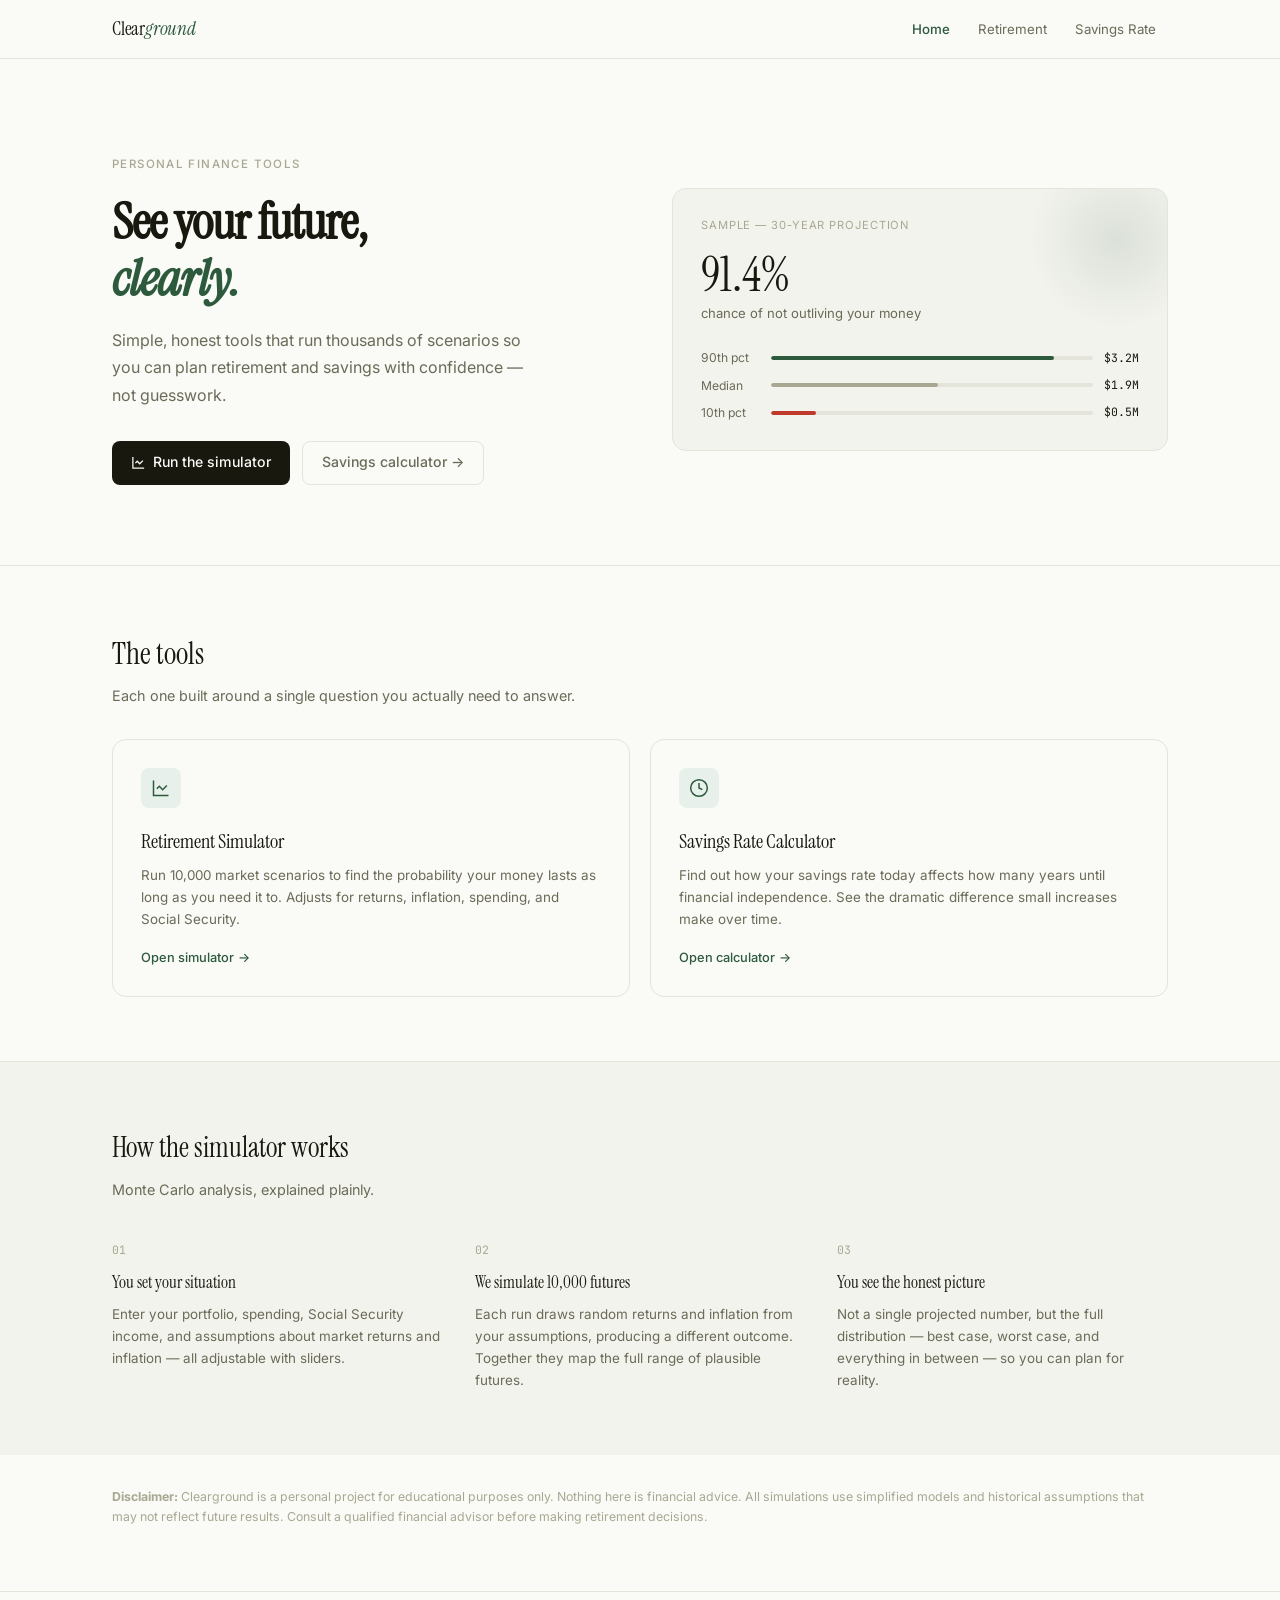
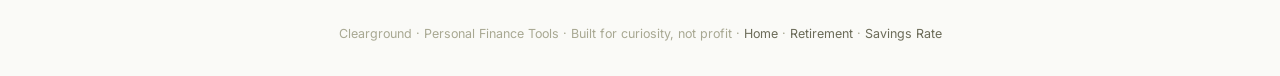
<file: index.html>
<!DOCTYPE html>
<html lang="en">
<head>
<meta charset="UTF-8">
<meta name="viewport" content="width=device-width, initial-scale=1.0">
<title>Clearground — Personal Finance Tools</title>
<link rel="stylesheet" href="style.css">
<style>
  /* ── Home-only styles ── */
  .hero {
    max-width: var(--max);
    margin: 0 auto;
    padding: 6rem 2rem 5rem;
    display: grid;
    grid-template-columns: 1fr 1fr;
    gap: 4rem;
    align-items: center;
  }
  .hero-eyebrow {
    font-size: 0.72rem;
    font-weight: 500;
    letter-spacing: 0.12em;
    text-transform: uppercase;
    color: var(--ink3);
    margin-bottom: 1.2rem;
  }
  .hero-headline {
    font-family: var(--serif);
    font-size: clamp(2.4rem, 4vw, 3.4rem);
    line-height: 1.12;
    letter-spacing: -0.02em;
    color: var(--ink);
    margin-bottom: 1.25rem;
  }
  .hero-headline em { font-style: italic; color: var(--accent); }
  .hero-body {
    font-size: 1rem;
    color: var(--ink2);
    line-height: 1.7;
    max-width: 420px;
    margin-bottom: 2rem;
  }
  .hero-actions { display: flex; gap: 0.75rem; flex-wrap: wrap; }

  .hero-visual {
    background: var(--paper2);
    border: 1px solid var(--line);
    border-radius: var(--r2);
    padding: 1.75rem;
    position: relative;
    overflow: hidden;
  }
  .hero-visual::before {
    content: '';
    position: absolute;
    top: -40px; right: -40px;
    width: 180px; height: 180px;
    background: radial-gradient(circle, color-mix(in srgb, var(--accent) 12%, transparent), transparent 70%);
    pointer-events: none;
  }
  .visual-label {
    font-size: 0.7rem;
    letter-spacing: 0.08em;
    text-transform: uppercase;
    color: var(--ink3);
    margin-bottom: 1rem;
  }
  .visual-stat {
    font-family: var(--serif);
    font-size: 3rem;
    color: var(--ink);
    line-height: 1;
    margin-bottom: 0.25rem;
  }
  .visual-sub { font-size: 0.82rem; color: var(--ink2); margin-bottom: 1.5rem; }
  .visual-bars { display: flex; flex-direction: column; gap: 8px; }
  .vbar-row { display: flex; align-items: center; gap: 10px; font-size: 0.76rem; color: var(--ink2); }
  .vbar-track { flex: 1; height: 4px; background: var(--line); border-radius: 2px; overflow: hidden; }
  .vbar-fill { height: 100%; border-radius: 2px; background: var(--accent); }
  .vbar-fill.dim { background: var(--ink3); }
  .vbar-fill.danger { background: #c0392b; }
  .vbar-val { font-family: var(--mono); font-size: 0.72rem; color: var(--ink); width: 36px; text-align: right; }

  /* ── Tools section ── */
  .tools-section { border-top: 1px solid var(--line); padding: 4rem 0; }
  .tools-inner { max-width: var(--max); margin: 0 auto; padding: 0 2rem; }
  .tools-header { margin-bottom: 2rem; }
  .tools-header h2 { font-family: var(--serif); font-size: 1.9rem; font-weight: 400; color: var(--ink); }
  .tools-header p { font-size: 0.9rem; color: var(--ink2); margin-top: 0.35rem; }
  .tools-grid { display: grid; grid-template-columns: repeat(2, 1fr); gap: 1.25rem; }

  .tool-card {
    background: var(--paper);
    border: 1px solid var(--line);
    border-radius: var(--r2);
    padding: 1.75rem;
    text-decoration: none;
    display: block;
    transition: border-color 0.15s, box-shadow 0.15s, transform 0.15s;
    position: relative;
    overflow: hidden;
  }
  .tool-card:hover {
    border-color: color-mix(in srgb, var(--accent) 40%, var(--line));
    box-shadow: 0 4px 20px rgba(0,0,0,0.06);
    transform: translateY(-2px);
  }
  .tool-card-icon {
    width: 40px; height: 40px;
    background: var(--accent-lt);
    border-radius: var(--r);
    display: flex; align-items: center; justify-content: center;
    margin-bottom: 1.1rem;
    color: var(--accent);
  }
  .tool-card h3 { font-family: var(--serif); font-size: 1.25rem; font-weight: 400; color: var(--ink); margin-bottom: 0.4rem; }
  .tool-card p { font-size: 0.84rem; color: var(--ink2); line-height: 1.65; margin-bottom: 1.1rem; }
  .tool-card-link { font-size: 0.8rem; font-weight: 500; color: var(--accent); display: flex; align-items: center; gap: 4px; }

  /* ── How it works ── */
  .how-section { border-top: 1px solid var(--line); padding: 4rem 0; background: var(--paper2); }
  .how-inner { max-width: var(--max); margin: 0 auto; padding: 0 2rem; }
  .how-inner h2 { font-family: var(--serif); font-size: 1.75rem; font-weight: 400; margin-bottom: 0.4rem; }
  .how-inner > p { color: var(--ink2); font-size: 0.9rem; margin-bottom: 2.5rem; }
  .how-steps { display: grid; grid-template-columns: repeat(3, 1fr); gap: 2rem; }
  .how-step { }
  .step-num { font-family: var(--mono); font-size: 0.72rem; color: var(--ink3); margin-bottom: 0.65rem; }
  .step-title { font-family: var(--serif); font-size: 1.05rem; color: var(--ink); margin-bottom: 0.4rem; }
  .step-body { font-size: 0.84rem; color: var(--ink2); line-height: 1.65; }

  /* ── Disclaimer ── */
  .disclaimer { max-width: var(--max); margin: 0 auto; padding: 0 2rem; font-size: 0.77rem; color: var(--ink3); line-height: 1.6; margin-top: 2rem; }

  @media (max-width: 768px) {
    .hero { grid-template-columns: 1fr; padding: 3rem 1.5rem; gap: 2rem; }
    .tools-grid { grid-template-columns: 1fr; }
    .how-steps { grid-template-columns: 1fr; }
  }
</style>
</head>
<body>

<nav>
  <div class="nav-inner">
    <a class="nav-logo" href="index.html">Clear<em>ground</em></a>
    <ul class="nav-links">
      <li><a href="index.html" class="active">Home</a></li>
      <li><a href="simulator.html">Retirement</a></li>
      <li><a href="savings.html">Savings Rate</a></li>
    </ul>
  </div>
</nav>

<section>
  <div class="hero">
    <div class="hero-copy">
      <p class="hero-eyebrow">Personal Finance Tools</p>
      <h1 class="hero-headline">See your future,<br><em>clearly.</em></h1>
      <p class="hero-body">Simple, honest tools that run thousands of scenarios so you can plan retirement and savings with confidence — not guesswork.</p>
      <div class="hero-actions">
        <a href="simulator.html" class="btn btn-primary">
          <svg width="15" height="15" viewBox="0 0 24 24" fill="none" stroke="currentColor" stroke-width="2"><path d="M3 3v18h18"/><path d="m19 9-5 5-4-4-3 3"/></svg>
          Run the simulator
        </a>
        <a href="savings.html" class="btn btn-ghost">Savings calculator →</a>
      </div>
    </div>

    <div class="hero-visual">
      <div class="visual-label">Sample — 30-year projection</div>
      <div class="visual-stat">91.4%</div>
      <div class="visual-sub">chance of not outliving your money</div>
      <div class="visual-bars">
        <div class="vbar-row">
          <span style="width:60px">90th pct</span>
          <div class="vbar-track"><div class="vbar-fill" style="width:88%"></div></div>
          <span class="vbar-val">$3.2M</span>
        </div>
        <div class="vbar-row">
          <span style="width:60px">Median</span>
          <div class="vbar-track"><div class="vbar-fill dim" style="width:52%"></div></div>
          <span class="vbar-val">$1.9M</span>
        </div>
        <div class="vbar-row">
          <span style="width:60px">10th pct</span>
          <div class="vbar-track"><div class="vbar-fill danger" style="width:14%"></div></div>
          <span class="vbar-val">$0.5M</span>
        </div>
      </div>
    </div>
  </div>
</section>

<section class="tools-section">
  <div class="tools-inner">
    <div class="tools-header">
      <h2>The tools</h2>
      <p>Each one built around a single question you actually need to answer.</p>
    </div>
    <div class="tools-grid">
      <a href="simulator.html" class="tool-card">
        <div class="tool-card-icon">
          <svg width="20" height="20" viewBox="0 0 24 24" fill="none" stroke="currentColor" stroke-width="1.8"><path d="M3 3v18h18"/><path d="m19 9-5 5-4-4-3 3"/></svg>
        </div>
        <h3>Retirement Simulator</h3>
        <p>Run 10,000 market scenarios to find the probability your money lasts as long as you need it to. Adjusts for returns, inflation, spending, and Social Security.</p>
        <span class="tool-card-link">Open simulator <span>→</span></span>
      </a>
      <a href="savings.html" class="tool-card">
        <div class="tool-card-icon">
          <svg width="20" height="20" viewBox="0 0 24 24" fill="none" stroke="currentColor" stroke-width="1.8"><circle cx="12" cy="12" r="10"/><path d="M12 6v6l4 2"/></svg>
        </div>
        <h3>Savings Rate Calculator</h3>
        <p>Find out how your savings rate today affects how many years until financial independence. See the dramatic difference small increases make over time.</p>
        <span class="tool-card-link">Open calculator <span>→</span></span>
      </a>
    </div>
  </div>
</section>

<section class="how-section">
  <div class="how-inner">
    <h2>How the simulator works</h2>
    <p>Monte Carlo analysis, explained plainly.</p>
    <div class="how-steps">
      <div class="how-step">
        <div class="step-num">01</div>
        <div class="step-title">You set your situation</div>
        <div class="step-body">Enter your portfolio, spending, Social Security income, and assumptions about market returns and inflation — all adjustable with sliders.</div>
      </div>
      <div class="how-step">
        <div class="step-num">02</div>
        <div class="step-title">We simulate 10,000 futures</div>
        <div class="step-body">Each run draws random returns and inflation from your assumptions, producing a different outcome. Together they map the full range of plausible futures.</div>
      </div>
      <div class="how-step">
        <div class="step-num">03</div>
        <div class="step-title">You see the honest picture</div>
        <div class="step-body">Not a single projected number, but the full distribution — best case, worst case, and everything in between — so you can plan for reality.</div>
      </div>
    </div>
  </div>
</section>

<div class="disclaimer">
  <strong>Disclaimer:</strong> Clearground is a personal project for educational purposes only. Nothing here is financial advice. All simulations use simplified models and historical assumptions that may not reflect future results. Consult a qualified financial advisor before making retirement decisions.
</div>

<footer>
  <p>Clearground · Personal Finance Tools · Built for curiosity, not profit · <a href="index.html">Home</a> · <a href="simulator.html">Retirement</a> · <a href="savings.html">Savings Rate</a></p>
</footer>

</body>
</html>
</file>
<file: style.css>
@import url('https://fonts.googleapis.com/css2?family=Instrument+Serif:ital@0;1&family=Inter:wght@300;400;500&family=JetBrains+Mono:wght@400&display=swap');

/* ── Tokens ── */
:root {
  --ink:        #18180f;
  --ink2:       #6b6b58;
  --ink3:       #a8a892;
  --paper:      #fafaf7;
  --paper2:     #f3f3ee;
  --line:       #e4e4da;
  --accent:     #2d5a3d;
  --accent-lt:  #e8f0eb;
  --warn:       #7a3e1a;
  --warn-lt:    #fdf0e8;
  --danger:     #8b1a1a;
  --danger-lt:  #fde8e8;

  --serif:  'Instrument Serif', Georgia, serif;
  --sans:   'Inter', system-ui, sans-serif;
  --mono:   'JetBrains Mono', monospace;

  --r:  8px;
  --r2: 14px;
  --max: 1120px;
}

*, *::before, *::after { box-sizing: border-box; margin: 0; padding: 0; }

html { scroll-behavior: smooth; }

body {
  font-family: var(--sans);
  background: var(--paper);
  color: var(--ink);
  font-size: 15px;
  line-height: 1.6;
  -webkit-font-smoothing: antialiased;
}

/* ── Nav ── */
nav {
  position: sticky;
  top: 0;
  z-index: 100;
  background: rgba(250,250,247,0.92);
  backdrop-filter: blur(12px);
  border-bottom: 1px solid var(--line);
}
.nav-inner {
  max-width: var(--max);
  margin: 0 auto;
  padding: 0 2rem;
  height: 58px;
  display: flex;
  align-items: center;
  justify-content: space-between;
}
.nav-logo {
  font-family: var(--serif);
  font-size: 1.2rem;
  color: var(--ink);
  text-decoration: none;
  letter-spacing: -0.01em;
}
.nav-logo em { font-style: italic; color: var(--accent); }
.nav-links {
  display: flex;
  gap: 0.25rem;
  list-style: none;
}
.nav-links a {
  font-size: 0.83rem;
  color: var(--ink2);
  text-decoration: none;
  padding: 0.35rem 0.75rem;
  border-radius: var(--r);
  transition: background 0.12s, color 0.12s;
}
.nav-links a:hover { background: var(--paper2); color: var(--ink); }
.nav-links a.active { color: var(--accent); font-weight: 500; }

/* ── Footer ── */
footer {
  border-top: 1px solid var(--line);
  padding: 2rem;
  text-align: center;
  font-size: 0.78rem;
  color: var(--ink3);
  margin-top: 4rem;
}
footer a { color: var(--ink2); text-decoration: none; }
footer a:hover { color: var(--ink); }

/* ── Utility ── */
.container { max-width: var(--max); margin: 0 auto; padding: 0 2rem; }
.tag {
  display: inline-block;
  font-size: 0.7rem;
  font-weight: 500;
  letter-spacing: 0.08em;
  text-transform: uppercase;
  color: var(--accent);
  background: var(--accent-lt);
  padding: 0.2rem 0.6rem;
  border-radius: 999px;
}

/* ── Buttons ── */
.btn {
  display: inline-flex;
  align-items: center;
  gap: 0.4rem;
  padding: 0.6rem 1.2rem;
  border-radius: var(--r);
  font-family: var(--sans);
  font-size: 0.88rem;
  font-weight: 500;
  cursor: pointer;
  transition: all 0.12s;
  text-decoration: none;
  border: none;
}
.btn-primary {
  background: var(--ink);
  color: var(--paper);
}
.btn-primary:hover { background: #2a2a1f; }
.btn-primary:active { transform: scale(0.98); }
.btn-primary:disabled { opacity: 0.45; cursor: not-allowed; transform: none; }
.btn-ghost {
  background: transparent;
  color: var(--ink2);
  border: 1px solid var(--line);
}
.btn-ghost:hover { background: var(--paper2); color: var(--ink); }
.btn-run {
  width: 100%;
  justify-content: center;
  padding: 0.75rem;
  background: var(--accent);
  color: white;
  font-size: 0.9rem;
  border-radius: var(--r);
}
.btn-run:hover { background: #234830; }

/* ── Slider fields ── */
.field { margin-bottom: 1.1rem; }
.field-label {
  display: flex;
  justify-content: space-between;
  font-size: 0.8rem;
  color: var(--ink2);
  margin-bottom: 0.35rem;
}
.field-label strong {
  font-weight: 500;
  color: var(--ink);
  font-family: var(--mono);
  font-size: 0.78rem;
}
input[type="range"] {
  width: 100%;
  -webkit-appearance: none;
  height: 3px;
  border-radius: 2px;
  background: var(--line);
  outline: none;
  cursor: pointer;
}
input[type="range"]::-webkit-slider-thumb {
  -webkit-appearance: none;
  width: 15px; height: 15px;
  border-radius: 50%;
  background: var(--ink);
  border: 2px solid var(--paper);
  box-shadow: 0 0 0 1px var(--line);
}
input[type="range"]:focus::-webkit-slider-thumb {
  box-shadow: 0 0 0 3px color-mix(in srgb, var(--ink) 15%, transparent);
}

/* ── Section divider ── */
.divider {
  border: none;
  border-top: 1px solid var(--line);
  margin: 1.4rem 0 1rem;
}
.section-label {
  font-size: 0.68rem;
  font-weight: 500;
  letter-spacing: 0.1em;
  text-transform: uppercase;
  color: var(--ink3);
  margin-bottom: 0.8rem;
}

/* ── Cards ── */
.card {
  background: var(--paper);
  border: 1px solid var(--line);
  border-radius: var(--r2);
  padding: 1.5rem;
}

/* ── Metric cards ── */
.metrics { display: grid; grid-template-columns: repeat(4,1fr); gap: 10px; margin-bottom: 1.25rem; }
.metric { background: var(--paper2); border: 1px solid var(--line); border-radius: var(--r); padding: 1rem 1.1rem; }
.metric-label { font-size: 0.67rem; letter-spacing: 0.08em; text-transform: uppercase; color: var(--ink3); margin-bottom: 0.35rem; }
.metric-value { font-family: var(--serif); font-size: 1.8rem; color: var(--ink); line-height: 1.1; }
.metric-sub { font-size: 0.73rem; color: var(--ink3); margin-top: 0.25rem; }

.badge {
  display: inline-block;
  font-size: 0.7rem;
  font-weight: 500;
  padding: 0.15rem 0.5rem;
  border-radius: 999px;
  margin-top: 0.3rem;
}
.badge-green  { background: var(--accent-lt); color: var(--accent); }
.badge-yellow { background: var(--warn-lt); color: var(--warn); }
.badge-red    { background: var(--danger-lt); color: var(--danger); }

/* ── Outlook box ── */
.outlook {
  background: var(--paper2);
  border-left: 3px solid var(--accent);
  border-radius: 0 var(--r) var(--r) 0;
  padding: 0.85rem 1.1rem;
  font-size: 0.85rem;
  color: var(--ink2);
  margin-bottom: 1.25rem;
  line-height: 1.65;
}
.outlook strong { color: var(--ink); }

/* ── Chart card ── */
.chart-card { background: var(--paper); border: 1px solid var(--line); border-radius: var(--r2); padding: 1.4rem 1.5rem; margin-bottom: 1.25rem; }
.chart-title { font-family: var(--serif); font-size: 1.05rem; margin-bottom: 0.75rem; color: var(--ink); }
.chart-legend { display: flex; gap: 1.2rem; flex-wrap: wrap; margin-bottom: 0.75rem; font-size: 0.76rem; color: var(--ink2); }
.chart-legend span { display: flex; align-items: center; gap: 6px; }
.legend-dot { width: 10px; height: 10px; border-radius: 2px; flex-shrink: 0; }
.chart-wrap { position: relative; width: 100%; height: 340px; }

/* ── Spinner ── */
.spinner { display: none; align-items: center; gap: 0.6rem; font-size: 0.85rem; color: var(--ink2); padding: 2rem 0; }
.spinner.active { display: flex; }
.spin { width: 16px; height: 16px; border: 2px solid var(--line); border-top-color: var(--ink); border-radius: 50%; animation: spin 0.7s linear infinite; }
@keyframes spin { to { transform: rotate(360deg); } }

/* ── Results ── */
.results { display: none; }
.results.active { display: block; }
.placeholder { display: flex; flex-direction: column; align-items: center; justify-content: center; min-height: 50vh; color: var(--ink3); text-align: center; gap: 0.75rem; }
.placeholder p { font-size: 0.88rem; max-width: 260px; line-height: 1.65; }

/* ── Tool layout ── */
.tool-layout { display: grid; grid-template-columns: 300px 1fr; min-height: calc(100vh - 58px); }
.tool-sidebar { background: var(--paper2); border-right: 1px solid var(--line); padding: 1.5rem; overflow-y: auto; }
.tool-main { padding: 1.75rem 2rem; overflow-y: auto; }

/* ── Sim selector ── */
.sim-select { display: flex; gap: 0.35rem; margin-top: 0.35rem; }
.sim-select button { flex: 1; padding: 0.3rem 0; font-size: 0.78rem; font-family: var(--sans); background: var(--paper); border: 1px solid var(--line); border-radius: 6px; color: var(--ink2); cursor: pointer; transition: all 0.1s; }
.sim-select button.active { background: var(--ink); border-color: var(--ink); color: white; }

@media (max-width: 768px) {
  .tool-layout { grid-template-columns: 1fr; }
  .tool-sidebar { border-right: none; border-bottom: 1px solid var(--line); }
  .metrics { grid-template-columns: repeat(2,1fr); }
  .nav-links { display: none; }
}
</file>
